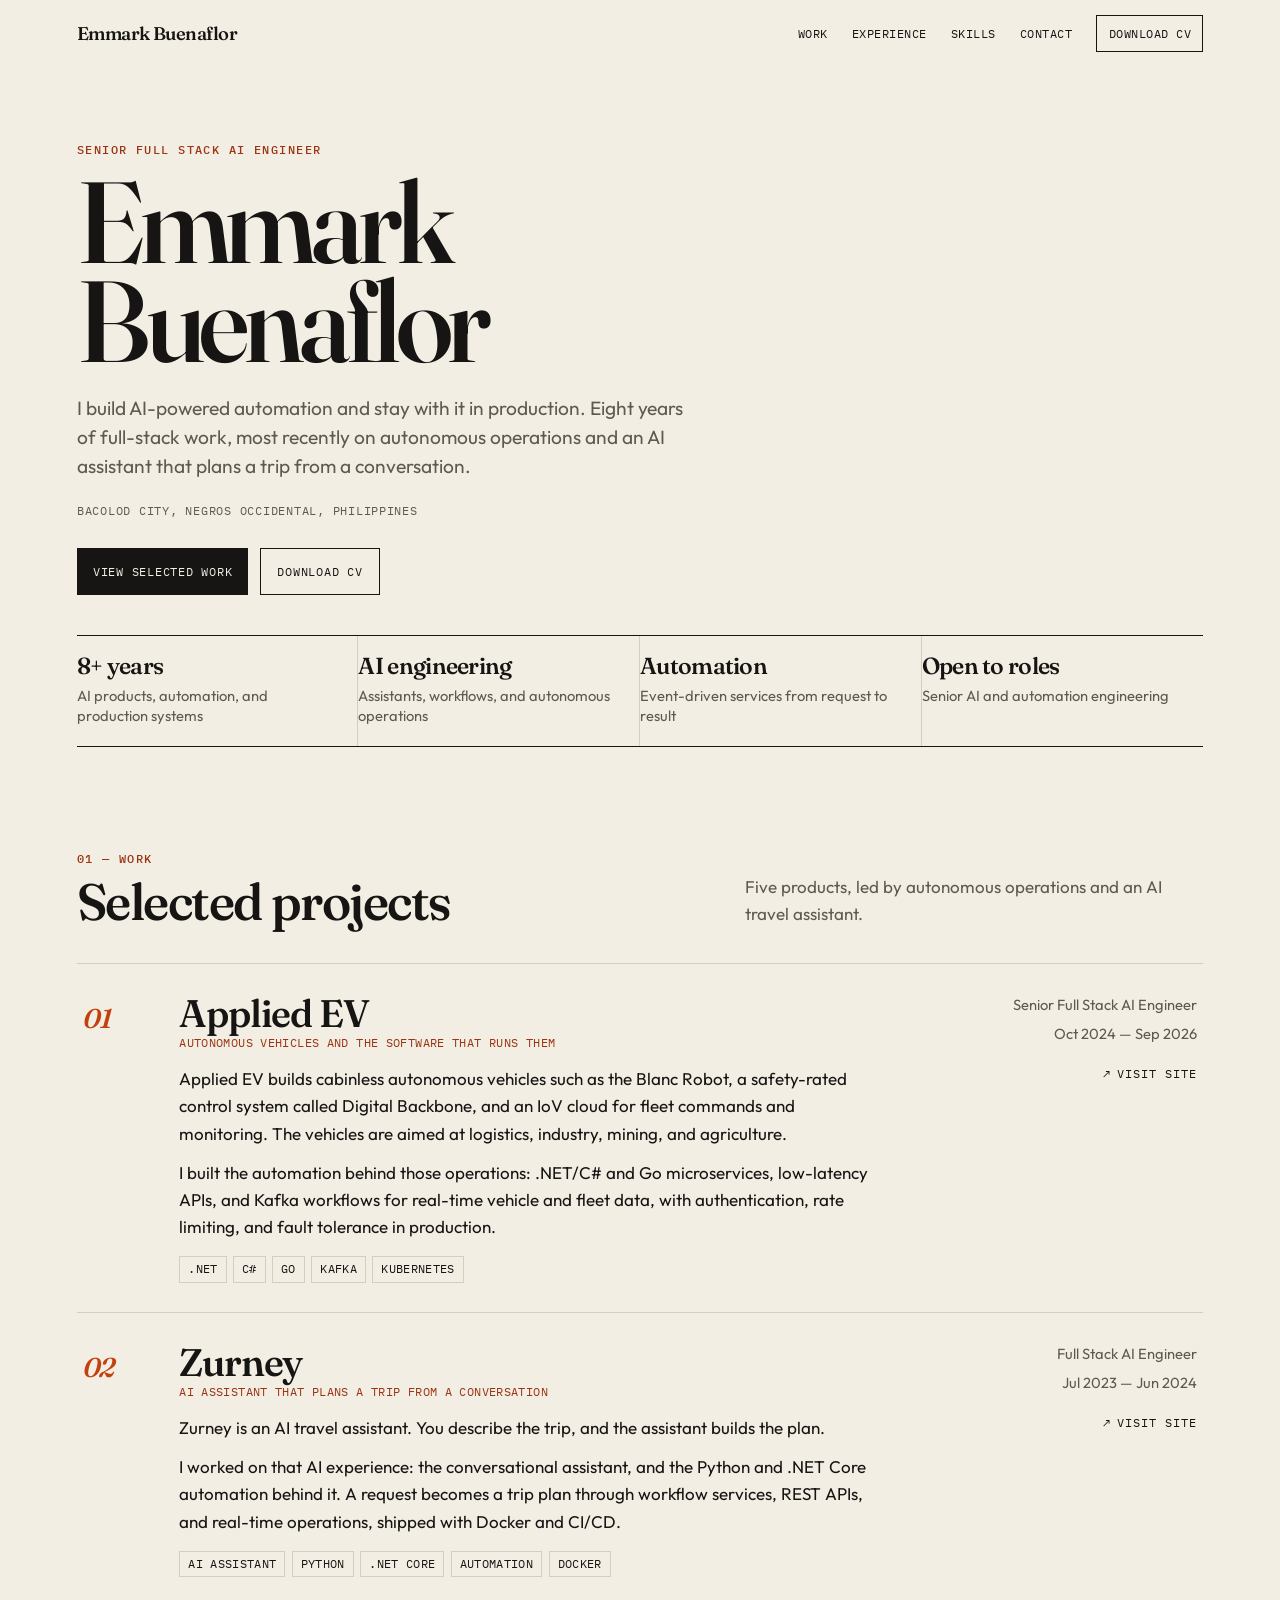
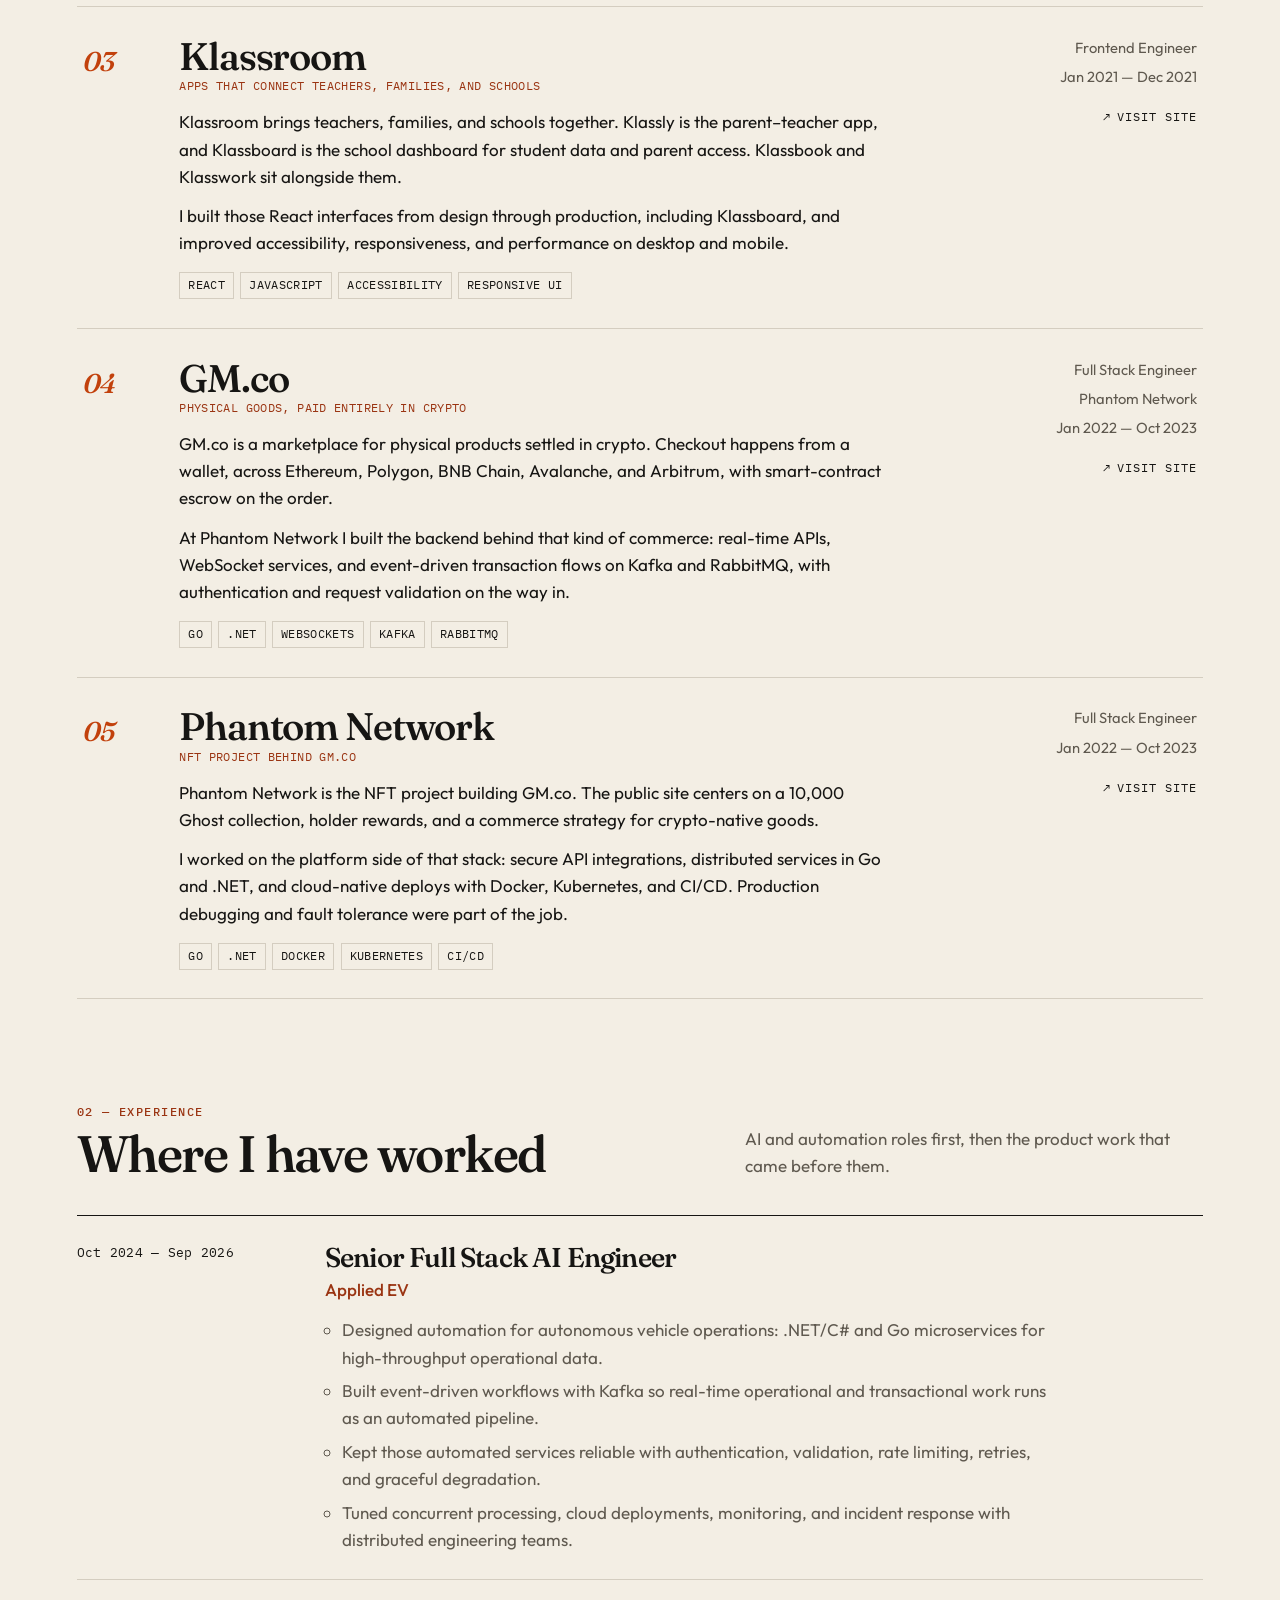
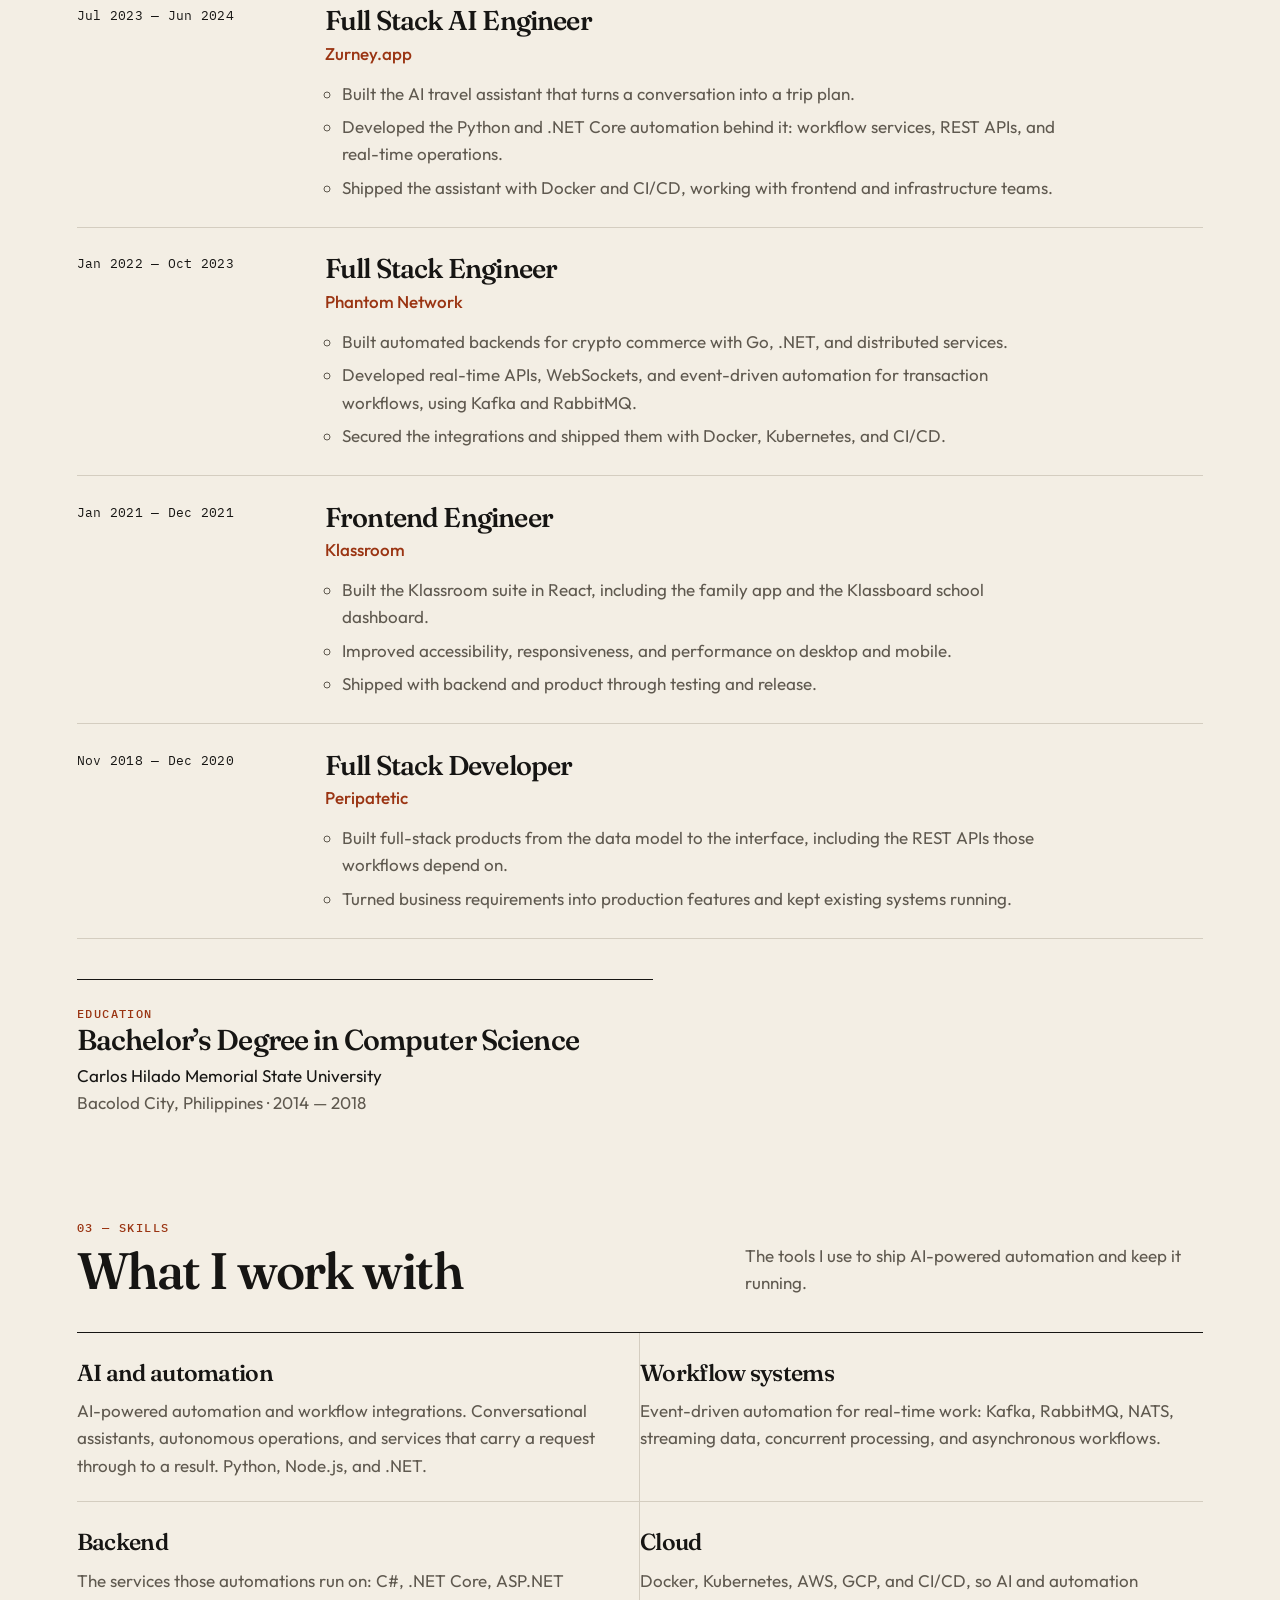
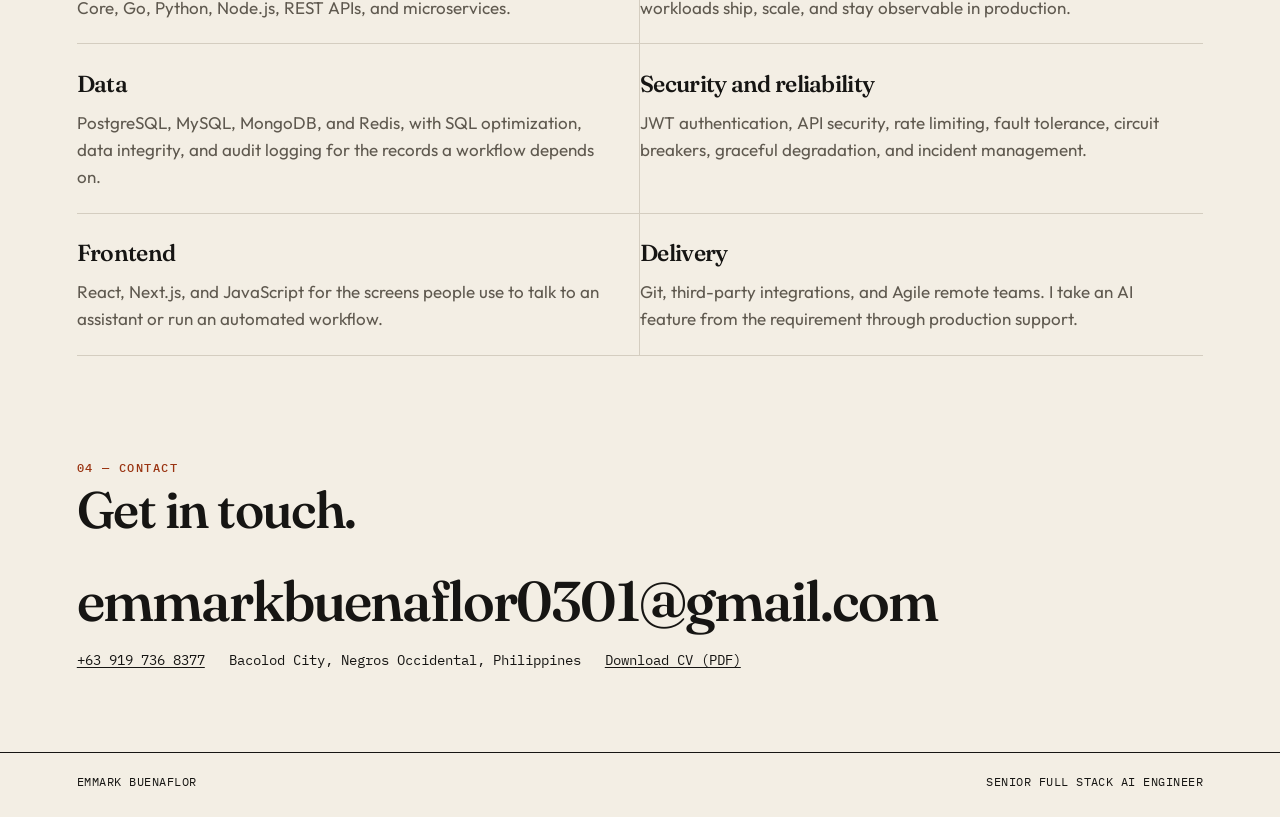
<file: index.html>
<!DOCTYPE html>
<html lang="en">
<head>
  <meta charset="UTF-8">
  <meta name="viewport" content="width=device-width, initial-scale=1">
  <title>Emmark Buenaflor — Senior Full Stack AI Engineer</title>
  <meta name="description" content="Portfolio of Emmark Buenaflor, a senior full-stack AI engineer in Bacolod City. AI-powered automation, autonomous operations, and production systems.">
  <meta name="author" content="Emmark Buenaflor">
  <meta name="theme-color" content="#f3eee4">
  <meta property="og:title" content="Emmark Buenaflor — Senior Full Stack AI Engineer">
  <meta property="og:description" content="AI-powered automation and the production systems behind it. Autonomous operations, an AI travel assistant, and workflow engineering.">
  <meta property="og:type" content="website">
  <link rel="icon" href="assets/favicon.svg" type="image/svg+xml">
  <link rel="preconnect" href="https://fonts.googleapis.com">
  <link rel="preconnect" href="https://fonts.gstatic.com" crossorigin>
  <link href="https://fonts.googleapis.com/css2?family=Fraunces:ital,opsz,wght@0,9..144,560;0,9..144,640;1,9..144,560&family=IBM+Plex+Mono:wght@400;500&family=Outfit:wght@400;500;600&display=swap" rel="stylesheet">
  <link rel="stylesheet" href="styles.css">
  <script type="application/ld+json">
  {
    "@context": "https://schema.org",
    "@type": "Person",
    "name": "Emmark Buenaflor",
    "jobTitle": "Senior Full Stack AI Engineer",
    "email": "mailto:emmarkbuenaflor0301@gmail.com",
    "telephone": "+63-919-736-8377",
    "address": {
      "@type": "PostalAddress",
      "addressLocality": "Bacolod City",
      "addressRegion": "Negros Occidental",
      "addressCountry": "PH"
    },
    "alumniOf": {
      "@type": "CollegeOrUniversity",
      "name": "Carlos Hilado Memorial State University"
    }
  }
  </script>
</head>
<body>
  <a class="skip-link" href="#work">Skip to work</a>

  <header class="site-header" id="top">
    <a class="logo" href="#top">Emmark Buenaflor</a>
    <button class="nav-toggle" type="button" aria-expanded="false" aria-controls="site-nav">
      <span class="sr-only">Menu</span>
      <span class="nav-toggle-bar"></span>
      <span class="nav-toggle-bar"></span>
    </button>
    <nav class="site-nav" id="site-nav" aria-label="Primary">
      <a href="#work">Work</a>
      <a href="#experience">Experience</a>
      <a href="#skills">Skills</a>
      <a href="#contact">Contact</a>
      <a class="nav-cv" href="Emmark_Buenaflor.pdf" download>Download CV</a>
    </nav>
  </header>

  <main>
    <section class="hero" aria-labelledby="hero-title">
      <div class="hero-copy">
        <p class="eyebrow">Senior Full Stack AI Engineer</p>
        <h1 id="hero-title">
          <span>Emmark</span>
          <span>Buenaflor</span>
        </h1>
        <p class="lede">
          I build AI-powered automation and stay with it in production. Eight years of full-stack work, most recently on autonomous operations and an AI assistant that plans a trip from a conversation.
        </p>
        <p class="hero-place">Bacolod City, Negros Occidental, Philippines</p>
        <div class="hero-actions">
          <a class="button button-solid" href="#work">View selected work</a>
          <a class="button button-ghost" href="Emmark_Buenaflor.pdf" download>Download CV</a>
        </div>
      </div>
    </section>

    <ul class="facts" aria-label="At a glance">
      <li>
        <strong>8+ years</strong>
        <span>AI products, automation, and production systems</span>
      </li>
      <li>
        <strong>AI engineering</strong>
        <span>Assistants, workflows, and autonomous operations</span>
      </li>
      <li>
        <strong>Automation</strong>
        <span>Event-driven services from request to result</span>
      </li>
      <li>
        <strong>Open to roles</strong>
        <span>Senior AI and automation engineering</span>
      </li>
    </ul>

    <section class="section" id="work" aria-labelledby="work-title">
      <header class="section-head">
        <div>
          <p class="eyebrow">01 — Work</p>
          <h2 id="work-title">Selected projects</h2>
        </div>
        <p>Five products, led by autonomous operations and an AI travel assistant.</p>
      </header>

      <div class="projects">
        <article class="project">
          <p class="project-index">01</p>
          <div class="project-body">
            <h3>Applied EV</h3>
            <p class="project-kicker">Autonomous vehicles and the software that runs them</p>
            <p>
              Applied EV builds cabinless autonomous vehicles such as the Blanc Robot, a safety-rated control system called Digital Backbone, and an IoV cloud for fleet commands and monitoring. The vehicles are aimed at logistics, industry, mining, and agriculture.
            </p>
            <p>
              I built the automation behind those operations: .NET/C# and Go microservices, low-latency APIs, and Kafka workflows for real-time vehicle and fleet data, with authentication, rate limiting, and fault tolerance in production.
            </p>
            <ul class="tags" aria-label="Technologies">
              <li>.NET</li>
              <li>C#</li>
              <li>Go</li>
              <li>Kafka</li>
              <li>Kubernetes</li>
            </ul>
          </div>
          <div class="project-meta">
            <p>Senior Full Stack AI Engineer</p>
            <p>Oct 2024 — Sep 2026</p>
            <a class="project-link" href="https://www.appliedev.com/" target="_blank" rel="noopener noreferrer" aria-label="Visit Applied EV">Visit site</a>
          </div>
        </article>

        <article class="project">
          <p class="project-index">02</p>
          <div class="project-body">
            <h3>Zurney</h3>
            <p class="project-kicker">AI assistant that plans a trip from a conversation</p>
            <p>
              Zurney is an AI travel assistant. You describe the trip, and the assistant builds the plan.
            </p>
            <p>
              I worked on that AI experience: the conversational assistant, and the Python and .NET Core automation behind it. A request becomes a trip plan through workflow services, REST APIs, and real-time operations, shipped with Docker and CI/CD.
            </p>
            <ul class="tags" aria-label="Technologies">
              <li>AI assistant</li>
              <li>Python</li>
              <li>.NET Core</li>
              <li>Automation</li>
              <li>Docker</li>
            </ul>
          </div>
          <div class="project-meta">
            <p>Full Stack AI Engineer</p>
            <p>Jul 2023 — Jun 2024</p>
            <a class="project-link" href="https://zurney-ai-nextjs.vercel.app/" target="_blank" rel="noopener noreferrer" aria-label="Visit Zurney">Visit site</a>
          </div>
        </article>

        <article class="project">
          <p class="project-index">03</p>
          <div class="project-body">
            <h3>Klassroom</h3>
            <p class="project-kicker">Apps that connect teachers, families, and schools</p>
            <p>
              Klassroom brings teachers, families, and schools together. Klassly is the parent–teacher app, and Klassboard is the school dashboard for student data and parent access. Klassbook and Klasswork sit alongside them.
            </p>
            <p>
              I built those React interfaces from design through production, including Klassboard, and improved accessibility, responsiveness, and performance on desktop and mobile.
            </p>
            <ul class="tags" aria-label="Technologies">
              <li>React</li>
              <li>JavaScript</li>
              <li>Accessibility</li>
              <li>Responsive UI</li>
            </ul>
          </div>
          <div class="project-meta">
            <p>Frontend Engineer</p>
            <p>Jan 2021 — Dec 2021</p>
            <a class="project-link" href="https://klassroom.co/" target="_blank" rel="noopener noreferrer" aria-label="Visit Klassroom">Visit site</a>
          </div>
        </article>

        <article class="project">
          <p class="project-index">04</p>
          <div class="project-body">
            <h3>GM.co</h3>
            <p class="project-kicker">Physical goods, paid entirely in crypto</p>
            <p>
              GM.co is a marketplace for physical products settled in crypto. Checkout happens from a wallet, across Ethereum, Polygon, BNB Chain, Avalanche, and Arbitrum, with smart-contract escrow on the order.
            </p>
            <p>
              At Phantom Network I built the backend behind that kind of commerce: real-time APIs, WebSocket services, and event-driven transaction flows on Kafka and RabbitMQ, with authentication and request validation on the way in.
            </p>
            <ul class="tags" aria-label="Technologies">
              <li>Go</li>
              <li>.NET</li>
              <li>WebSockets</li>
              <li>Kafka</li>
              <li>RabbitMQ</li>
            </ul>
          </div>
          <div class="project-meta">
            <p>Full Stack Engineer</p>
            <p>Phantom Network</p>
            <p>Jan 2022 — Oct 2023</p>
            <a class="project-link" href="https://gm.co" target="_blank" rel="noopener noreferrer" aria-label="Visit GM.co">Visit site</a>
          </div>
        </article>

        <article class="project">
          <p class="project-index">05</p>
          <div class="project-body">
            <h3>Phantom Network</h3>
            <p class="project-kicker">NFT project behind GM.co</p>
            <p>
              Phantom Network is the NFT project building GM.co. The public site centers on a 10,000 Ghost collection, holder rewards, and a commerce strategy for crypto-native goods.
            </p>
            <p>
              I worked on the platform side of that stack: secure API integrations, distributed services in Go and .NET, and cloud-native deploys with Docker, Kubernetes, and CI/CD. Production debugging and fault tolerance were part of the job.
            </p>
            <ul class="tags" aria-label="Technologies">
              <li>Go</li>
              <li>.NET</li>
              <li>Docker</li>
              <li>Kubernetes</li>
              <li>CI/CD</li>
            </ul>
          </div>
          <div class="project-meta">
            <p>Full Stack Engineer</p>
            <p>Jan 2022 — Oct 2023</p>
            <a class="project-link" href="https://phantom.sh" target="_blank" rel="noopener noreferrer" aria-label="Visit Phantom Network">Visit site</a>
          </div>
        </article>
      </div>
    </section>

    <section class="section" id="experience" aria-labelledby="experience-title">
      <header class="section-head">
        <div>
          <p class="eyebrow">02 — Experience</p>
          <h2 id="experience-title">Where I have worked</h2>
        </div>
        <p>AI and automation roles first, then the product work that came before them.</p>
      </header>

      <ol class="timeline">
        <li>
          <div class="when">
            <p>Oct 2024 — Sep 2026</p>
          </div>
          <div class="role">
            <h3>Senior Full Stack AI Engineer</h3>
            <p class="org">Applied EV</p>
            <ul>
              <li>Designed automation for autonomous vehicle operations: .NET/C# and Go microservices for high-throughput operational data.</li>
              <li>Built event-driven workflows with Kafka so real-time operational and transactional work runs as an automated pipeline.</li>
              <li>Kept those automated services reliable with authentication, validation, rate limiting, retries, and graceful degradation.</li>
              <li>Tuned concurrent processing, cloud deployments, monitoring, and incident response with distributed engineering teams.</li>
            </ul>
          </div>
        </li>
        <li>
          <div class="when">
            <p>Jul 2023 — Jun 2024</p>
          </div>
          <div class="role">
            <h3>Full Stack AI Engineer</h3>
            <p class="org">Zurney.app</p>
            <ul>
              <li>Built the AI travel assistant that turns a conversation into a trip plan.</li>
              <li>Developed the Python and .NET Core automation behind it: workflow services, REST APIs, and real-time operations.</li>
              <li>Shipped the assistant with Docker and CI/CD, working with frontend and infrastructure teams.</li>
            </ul>
          </div>
        </li>
        <li>
          <div class="when">
            <p>Jan 2022 — Oct 2023</p>
          </div>
          <div class="role">
            <h3>Full Stack Engineer</h3>
            <p class="org">Phantom Network</p>
            <ul>
              <li>Built automated backends for crypto commerce with Go, .NET, and distributed services.</li>
              <li>Developed real-time APIs, WebSockets, and event-driven automation for transaction workflows, using Kafka and RabbitMQ.</li>
              <li>Secured the integrations and shipped them with Docker, Kubernetes, and CI/CD.</li>
            </ul>
          </div>
        </li>
        <li>
          <div class="when">
            <p>Jan 2021 — Dec 2021</p>
          </div>
          <div class="role">
            <h3>Frontend Engineer</h3>
            <p class="org">Klassroom</p>
            <ul>
              <li>Built the Klassroom suite in React, including the family app and the Klassboard school dashboard.</li>
              <li>Improved accessibility, responsiveness, and performance on desktop and mobile.</li>
              <li>Shipped with backend and product through testing and release.</li>
            </ul>
          </div>
        </li>
        <li>
          <div class="when">
            <p>Nov 2018 — Dec 2020</p>
          </div>
          <div class="role">
            <h3>Full Stack Developer</h3>
            <p class="org">Peripatetic</p>
            <ul>
              <li>Built full-stack products from the data model to the interface, including the REST APIs those workflows depend on.</li>
              <li>Turned business requirements into production features and kept existing systems running.</li>
            </ul>
          </div>
        </li>
      </ol>

      <article class="education" id="education">
        <p class="eyebrow">Education</p>
        <h3>Bachelor’s Degree in Computer Science</h3>
        <p>Carlos Hilado Memorial State University</p>
        <p>Bacolod City, Philippines · 2014 — 2018</p>
      </article>
    </section>

    <section class="section" id="skills" aria-labelledby="skills-title">
      <header class="section-head">
        <div>
          <p class="eyebrow">03 — Skills</p>
          <h2 id="skills-title">What I work with</h2>
        </div>
        <p>The tools I use to ship AI-powered automation and keep it running.</p>
      </header>
      <div class="skills">
        <article>
          <h3>AI and automation</h3>
          <p>AI-powered automation and workflow integrations. Conversational assistants, autonomous operations, and services that carry a request through to a result. Python, Node.js, and .NET.</p>
        </article>
        <article>
          <h3>Workflow systems</h3>
          <p>Event-driven automation for real-time work: Kafka, RabbitMQ, NATS, streaming data, concurrent processing, and asynchronous workflows.</p>
        </article>
        <article>
          <h3>Backend</h3>
          <p>The services those automations run on: C#, .NET Core, ASP.NET Core, Go, Python, Node.js, REST APIs, and microservices.</p>
        </article>
        <article>
          <h3>Cloud</h3>
          <p>Docker, Kubernetes, AWS, GCP, and CI/CD, so AI and automation workloads ship, scale, and stay observable in production.</p>
        </article>
        <article>
          <h3>Data</h3>
          <p>PostgreSQL, MySQL, MongoDB, and Redis, with SQL optimization, data integrity, and audit logging for the records a workflow depends on.</p>
        </article>
        <article>
          <h3>Security and reliability</h3>
          <p>JWT authentication, API security, rate limiting, fault tolerance, circuit breakers, graceful degradation, and incident management.</p>
        </article>
        <article>
          <h3>Frontend</h3>
          <p>React, Next.js, and JavaScript for the screens people use to talk to an assistant or run an automated workflow.</p>
        </article>
        <article>
          <h3>Delivery</h3>
          <p>Git, third-party integrations, and Agile remote teams. I take an AI feature from the requirement through production support.</p>
        </article>
      </div>
    </section>

    <section class="section contact" id="contact" aria-labelledby="contact-title">
      <header class="section-head">
        <div>
          <p class="eyebrow">04 — Contact</p>
          <h2 id="contact-title">Get in touch.</h2>
        </div>
      </header>
      <p class="contact-email">
        <a href="mailto:emmarkbuenaflor0301@gmail.com">emmarkbuenaflor0301@gmail.com</a>
      </p>
      <ul class="contact-list">
        <li><a href="tel:+639197368377">+63 919 736 8377</a></li>
        <li>Bacolod City, Negros Occidental, Philippines</li>
        <li><a href="Emmark_Buenaflor.pdf" download>Download CV (PDF)</a></li>
      </ul>
    </section>
  </main>

  <footer class="site-footer">
    <p>Emmark Buenaflor</p>
    <p>Senior Full Stack AI Engineer</p>
  </footer>

  <script src="main.js"></script>
</body>
</html>
</file>
<file: styles.css>
:root {
  --paper: #f3eee4;
  --paper-deep: #e7e0d2;
  --ink: #161513;
  --muted: #5f594f;
  --line: #d4cdc0;
  --stamp: #c2410c;
  --stamp-deep: #9a3412;
  --header-h: 4.25rem;
  --serif: "Fraunces", "Iowan Old Style", Palatino, "Palatino Linotype", serif;
  --sans: "Outfit", "Avenir Next", "Segoe UI", sans-serif;
  --mono: "IBM Plex Mono", ui-monospace, "SFMono-Regular", monospace;
  --measure: 72rem;
  color-scheme: light;
}

*,
*::before,
*::after {
  box-sizing: border-box;
}

html {
  scroll-behavior: smooth;
}

body {
  margin: 0;
  background: var(--paper);
  color: var(--ink);
  font-family: var(--sans);
  font-size: 1.0625rem;
  font-weight: 400;
  line-height: 1.6;
  text-rendering: optimizeLegibility;
}

body.nav-open {
  overflow: hidden;
}

img {
  max-width: 100%;
  display: block;
}

a {
  color: inherit;
  text-decoration-thickness: 1px;
  text-underline-offset: 0.18em;
}

a:hover {
  color: var(--stamp-deep);
}

:focus-visible {
  outline: 2px solid var(--stamp);
  outline-offset: 3px;
}

::selection {
  background: var(--ink);
  color: var(--paper);
}

.sr-only {
  position: absolute;
  width: 1px;
  height: 1px;
  padding: 0;
  margin: -1px;
  overflow: hidden;
  clip: rect(0, 0, 0, 0);
  white-space: nowrap;
  border: 0;
}

.skip-link {
  position: absolute;
  left: 1rem;
  top: 0;
  z-index: 20;
  transform: translateY(-120%);
  background: var(--ink);
  color: var(--paper);
  padding: 0.6rem 0.9rem;
  font-family: var(--mono);
  font-size: 0.8rem;
}

.skip-link:focus {
  transform: none;
  color: var(--paper);
}

.site-header {
  position: sticky;
  top: 0;
  z-index: 10;
  display: flex;
  align-items: center;
  justify-content: space-between;
  gap: 1.5rem;
  min-height: var(--header-h);
  padding: 0.75rem 6vw;
  background: var(--paper);
  border-bottom: 1px solid transparent;
}

.site-header.is-scrolled {
  border-bottom-color: var(--line);
}

.logo {
  font-family: var(--serif);
  font-weight: 560;
  font-size: 1.15rem;
  letter-spacing: -0.03em;
  text-decoration: none;
}

.logo:hover {
  color: var(--ink);
}

.site-nav {
  display: flex;
  align-items: center;
  gap: 1.5rem;
}

.site-nav a {
  font-family: var(--mono);
  font-size: 0.78rem;
  letter-spacing: 0.04em;
  text-transform: uppercase;
  text-decoration: none;
}

.site-nav a.is-active {
  color: var(--stamp-deep);
}

.nav-cv {
  border: 1px solid var(--ink);
  padding: 0.45rem 0.7rem;
}

.nav-cv:hover {
  background: var(--ink);
  color: var(--paper);
}

.nav-toggle {
  display: none;
  width: 2.75rem;
  height: 2.75rem;
  padding: 0;
  border: 1px solid var(--ink);
  background: transparent;
  cursor: pointer;
  position: relative;
}

.nav-toggle-bar {
  position: absolute;
  left: 0.65rem;
  right: 0.65rem;
  height: 1px;
  background: var(--ink);
}

.nav-toggle-bar {
  transition: transform 160ms ease, top 160ms ease;
}

.nav-toggle-bar:nth-child(2) {
  top: 1.05rem;
}

.nav-toggle-bar:nth-child(3) {
  top: 1.55rem;
}

.nav-toggle[aria-expanded="true"] .nav-toggle-bar:nth-child(2) {
  top: 1.3rem;
  transform: rotate(40deg);
}

.nav-toggle[aria-expanded="true"] .nav-toggle-bar:nth-child(3) {
  top: 1.3rem;
  transform: rotate(-40deg);
}

main {
  padding: 0 6vw 5rem;
}

.hero {
  padding: clamp(2.5rem, 6vw, 4.5rem) 0 2.5rem;
  max-width: 52rem;
}

.eyebrow {
  margin: 0 0 0.8rem;
  font-family: var(--mono);
  font-size: 0.75rem;
  font-weight: 500;
  letter-spacing: 0.12em;
  text-transform: uppercase;
  color: var(--stamp-deep);
}

h1 {
  margin: 0;
  font-family: var(--serif);
  font-weight: 560;
  font-size: clamp(4rem, 9vw, 7.4rem);
  line-height: 0.86;
  letter-spacing: -0.045em;
}

h1 span {
  display: block;
}

.lede {
  max-width: 38rem;
  margin: 1.5rem 0 0;
  font-size: 1.2rem;
  line-height: 1.5;
  color: var(--muted);
}

.hero-place {
  margin: 1.25rem 0 0;
  font-family: var(--mono);
  font-size: 0.78rem;
  letter-spacing: 0.06em;
  text-transform: uppercase;
  color: var(--muted);
}

.hero-actions {
  display: flex;
  flex-wrap: wrap;
  gap: 0.75rem;
  margin-top: 1.75rem;
}

.button {
  display: inline-flex;
  align-items: center;
  justify-content: center;
  min-height: 2.9rem;
  padding: 0.55rem 1rem;
  font-family: var(--mono);
  font-size: 0.78rem;
  letter-spacing: 0.06em;
  text-transform: uppercase;
  text-decoration: none;
}

.button-solid {
  background: var(--ink);
  color: var(--paper);
}

.button-solid:hover {
  background: var(--stamp);
  color: var(--paper);
}

.button-ghost {
  border: 1px solid var(--ink);
}

.button-ghost:hover {
  background: var(--ink);
  color: var(--paper);
}

.facts {
  display: grid;
  grid-template-columns: repeat(4, minmax(0, 1fr));
  list-style: none;
  margin: 0;
  padding: 0;
  border-top: 1px solid var(--ink);
  border-bottom: 1px solid var(--ink);
}

.facts li {
  padding: 1.1rem 1rem 1.2rem 0;
  border-right: 1px solid var(--line);
}

.facts li:last-child {
  border-right: 0;
  padding-right: 0;
}

.facts strong,
.facts span {
  display: block;
}

.facts strong {
  font-family: var(--serif);
  font-size: 1.45rem;
  font-weight: 560;
  letter-spacing: -0.03em;
  line-height: 1.15;
}

.facts span {
  margin-top: 0.35rem;
  color: var(--muted);
  font-size: 0.92rem;
  line-height: 1.4;
}

.section {
  padding-top: clamp(4rem, 8vw, 6.5rem);
  scroll-margin-top: calc(var(--header-h) + 1rem);
}

.section-head {
  display: grid;
  grid-template-columns: minmax(0, 1.15fr) minmax(0, 0.85fr);
  gap: 1rem 3rem;
  align-items: end;
  margin-bottom: 2.25rem;
}

.section-head .eyebrow {
  margin-bottom: 0.45rem;
}

.section-head h2,
.education h3,
.role h3,
.project h3,
.skills h3 {
  font-family: var(--serif);
  font-weight: 560;
  letter-spacing: -0.03em;
}

.section-head h2 {
  margin: 0;
  font-size: clamp(2.2rem, 4vw, 3.4rem);
  line-height: 1;
}

.section-head p:last-child {
  margin: 0;
  color: var(--muted);
  max-width: 34rem;
}

.projects {
  border-bottom: 1px solid var(--line);
}

.project {
  display: grid;
  grid-template-columns: 4.5rem minmax(0, 1fr) 13.5rem;
  gap: 1.25rem 1.5rem;
  padding: 1.8rem 0.4rem;
  border-top: 1px solid var(--line);
  position: relative;
}

.project:hover,
.project:focus-within {
  background: var(--ink);
  color: var(--paper);
}

.project:focus-within {
  outline: 2px solid var(--stamp);
  outline-offset: 4px;
}

.project-index {
  margin: 0.25rem 0 0;
  font-family: var(--serif);
  font-style: italic;
  font-weight: 560;
  font-size: 1.7rem;
  letter-spacing: -0.04em;
  color: var(--stamp);
}

.project:hover .project-index,
.project:focus-within .project-index {
  color: #ffb089;
}

.project h3 {
  margin: 0;
  font-size: clamp(1.8rem, 3vw, 2.4rem);
  line-height: 1.05;
}

.project-kicker {
  margin: 0.35rem 0 0.8rem;
  font-family: var(--mono);
  font-size: 0.78rem;
  letter-spacing: 0.03em;
  text-transform: uppercase;
  color: var(--stamp-deep);
}

.project:hover .project-kicker,
.project:focus-within .project-kicker {
  color: #ffb089;
}

.project-body p {
  margin: 0 0 0.75rem;
  max-width: 44rem;
}

.project:hover .project-body p,
.project:focus-within .project-body p {
  color: #e7e1d4;
}

.tags {
  display: flex;
  flex-wrap: wrap;
  gap: 0.4rem;
  list-style: none;
  margin: 1rem 0 0;
  padding: 0;
}

.tags li {
  border: 1px solid var(--line);
  padding: 0.2rem 0.5rem;
  font-family: var(--mono);
  font-size: 0.72rem;
  letter-spacing: 0.03em;
  text-transform: uppercase;
}

.project:hover .tags li,
.project:focus-within .tags li {
  border-color: rgba(243, 238, 228, 0.35);
}

.project-meta {
  text-align: right;
}

.project-meta p {
  margin: 0 0 0.35rem;
  font-size: 0.92rem;
  color: var(--muted);
}

.project:hover .project-meta p,
.project:focus-within .project-meta p {
  color: #c9c2b4;
}

.project-link {
  display: inline-flex;
  align-items: center;
  gap: 0.4rem;
  margin-top: 0.8rem;
  font-family: var(--mono);
  font-size: 0.75rem;
  letter-spacing: 0.08em;
  text-transform: uppercase;
  text-decoration: none;
}

.project-link::after {
  content: "";
  position: absolute;
  inset: 0;
}

.project-link::before {
  content: "↗";
}

.project:hover .project-link,
.project:focus-within .project-link {
  color: var(--paper);
}

.timeline {
  list-style: none;
  margin: 0;
  padding: 0;
  border-top: 1px solid var(--ink);
}

.timeline > li {
  display: grid;
  grid-template-columns: 14rem minmax(0, 1fr);
  gap: 1.5rem;
  padding: 1.6rem 0;
  border-bottom: 1px solid var(--line);
}

.when p {
  margin: 0;
  font-family: var(--mono);
  font-size: 0.82rem;
  letter-spacing: 0.02em;
}

.when p + p {
  margin-top: 0.3rem;
  color: var(--muted);
}

.role h3 {
  margin: 0;
  font-size: 1.7rem;
  line-height: 1.15;
}

.org {
  margin: 0.2rem 0 0.8rem;
  color: var(--stamp-deep);
  font-weight: 500;
}

.role ul {
  margin: 0;
  padding-left: 1.1rem;
  max-width: 46rem;
  color: var(--muted);
}

.role li + li {
  margin-top: 0.4rem;
}

.education {
  margin-top: 2.5rem;
  padding: 1.5rem 0 0;
  border-top: 1px solid var(--ink);
  max-width: 36rem;
}

.education h3 {
  margin: 0 0 0.35rem;
  font-size: 1.8rem;
  line-height: 1.15;
}

.education p {
  margin: 0;
}

.education p + p {
  color: var(--muted);
}

.skills {
  display: grid;
  grid-template-columns: 1fr 1fr;
  border-top: 1px solid var(--ink);
}

.skills article {
  padding: 1.3rem 1.5rem 1.4rem 0;
  border-bottom: 1px solid var(--line);
}

.skills article:nth-child(odd) {
  padding-right: 2rem;
  border-right: 1px solid var(--line);
}

.skills h3 {
  margin: 0 0 0.4rem;
  font-size: 1.45rem;
}

.skills p {
  margin: 0;
  color: var(--muted);
  max-width: 36rem;
}

.contact-email {
  margin: 0.5rem 0 1.25rem;
  font-family: var(--serif);
  font-weight: 560;
  font-size: clamp(1.7rem, 4.4vw, 3.5rem);
  line-height: 1.05;
  letter-spacing: -0.035em;
}

.contact-email a {
  text-decoration: none;
  overflow-wrap: anywhere;
}

.contact-email a:hover {
  color: var(--stamp-deep);
}

.contact-list {
  display: flex;
  flex-wrap: wrap;
  gap: 0.6rem 1.5rem;
  list-style: none;
  margin: 0;
  padding: 0;
  font-family: var(--mono);
  font-size: 0.85rem;
}

.site-footer {
  display: flex;
  justify-content: space-between;
  gap: 1rem;
  padding: 1.2rem 6vw 1.6rem;
  border-top: 1px solid var(--ink);
  font-family: var(--mono);
  font-size: 0.75rem;
  letter-spacing: 0.04em;
  text-transform: uppercase;
}

.site-footer p {
  margin: 0;
}

@media (max-width: 980px) {
  .hero,
  .facts,
  .section-head,
  .project,
  .timeline > li {
    grid-template-columns: 1fr;
  }

  .facts li {
    border-right: 0;
    border-bottom: 1px solid var(--line);
    padding: 1rem 0;
  }

  .facts li:last-child {
    border-bottom: 0;
  }

  .project-meta {
    text-align: left;
  }

  .section-head p:last-child {
    max-width: none;
  }
}

@media (max-width: 760px) {
  .nav-toggle {
    display: inline-block;
  }

  .site-nav {
    position: fixed;
    inset: var(--header-h) 0 0 0;
    display: flex;
    flex-direction: column;
    align-items: flex-start;
    gap: 1.25rem;
    padding: 1.5rem 6vw 2rem;
    background: var(--paper);
    border-top: 1px solid var(--line);
    transform: translateY(-0.5rem);
    opacity: 0;
    visibility: hidden;
    pointer-events: none;
  }

  .site-nav.is-open {
    transform: none;
    opacity: 1;
    visibility: visible;
    pointer-events: auto;
    z-index: 20;
  }

  .site-nav a {
    font-size: 1rem;
  }

  .skills {
    grid-template-columns: 1fr;
  }

  .skills article,
  .skills article:nth-child(odd) {
    padding-right: 0;
    border-right: 0;
  }

  h1 {
    font-size: clamp(3.4rem, 18vw, 5.2rem);
  }
}

@media (prefers-reduced-motion: reduce) {
  html {
    scroll-behavior: auto;
  }

  *,
  *::before,
  *::after {
    transition: none !important;
    animation: none !important;
  }
}
</file>
